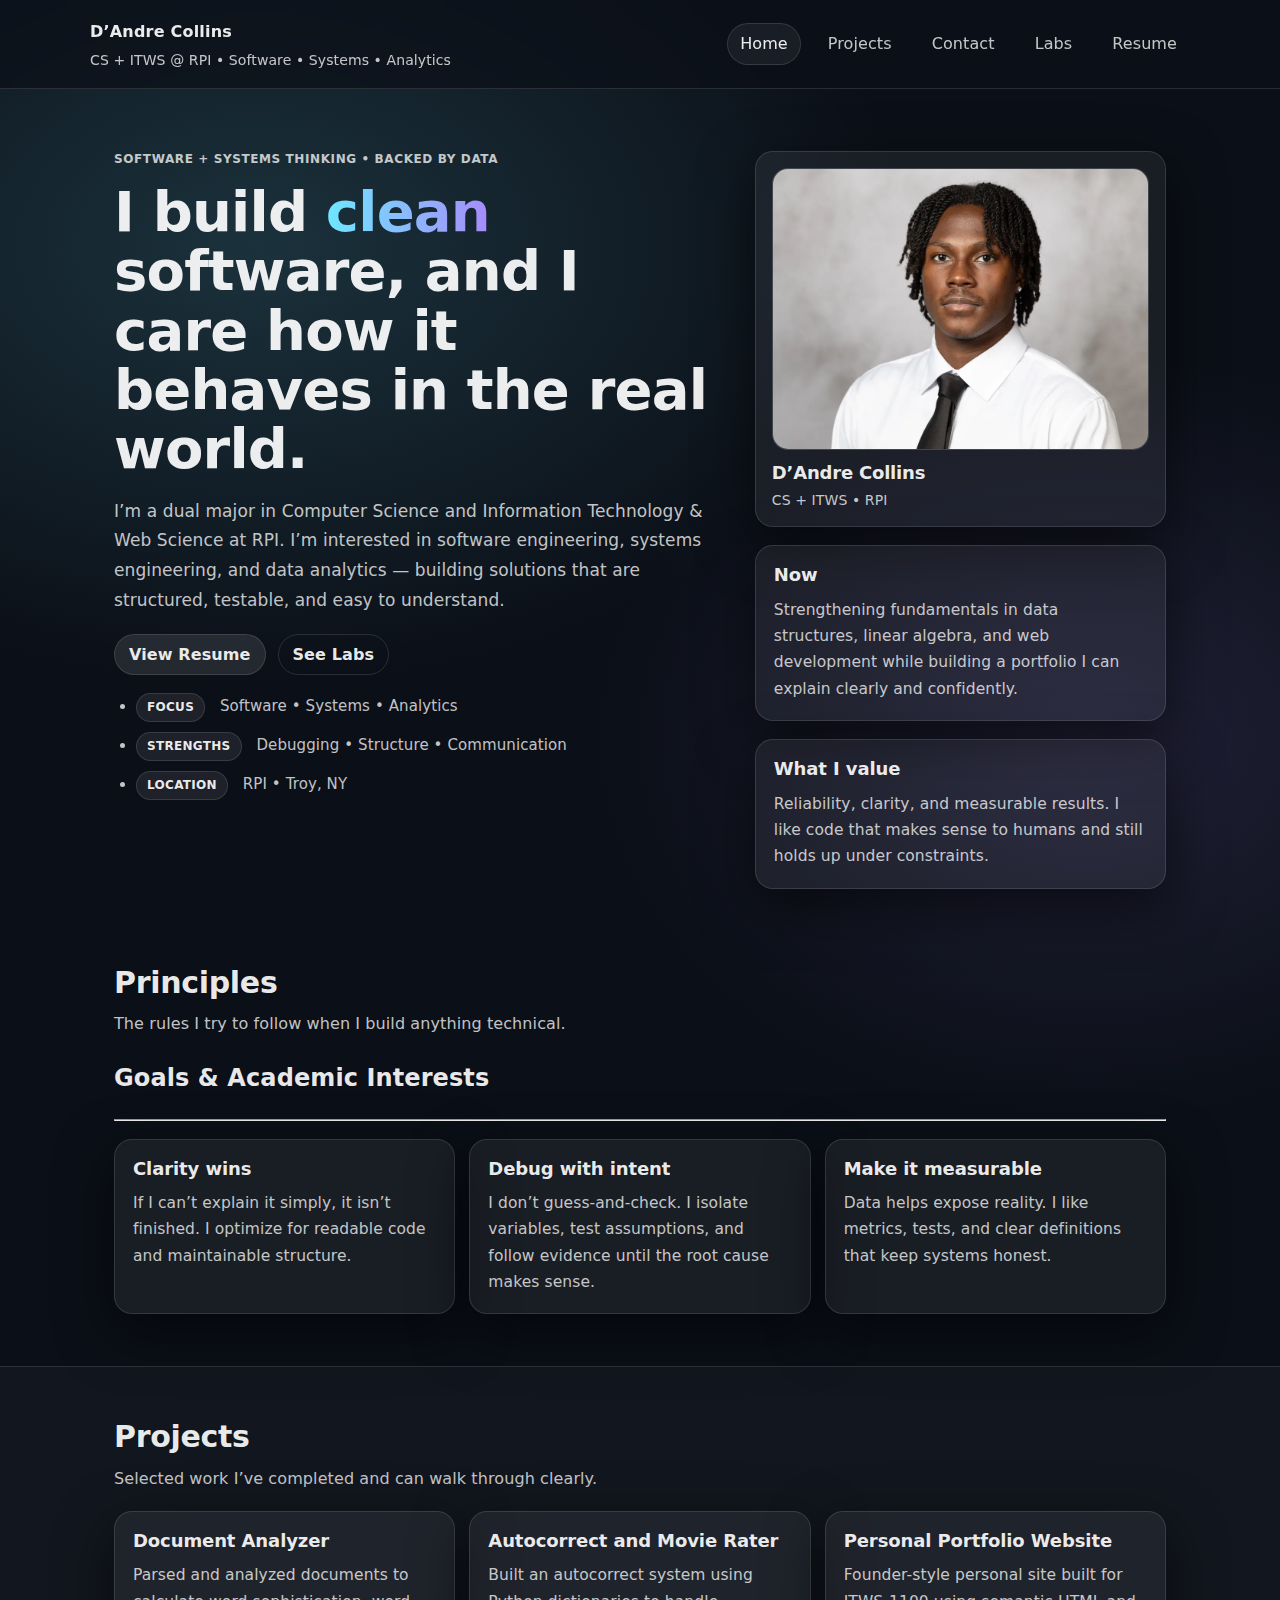
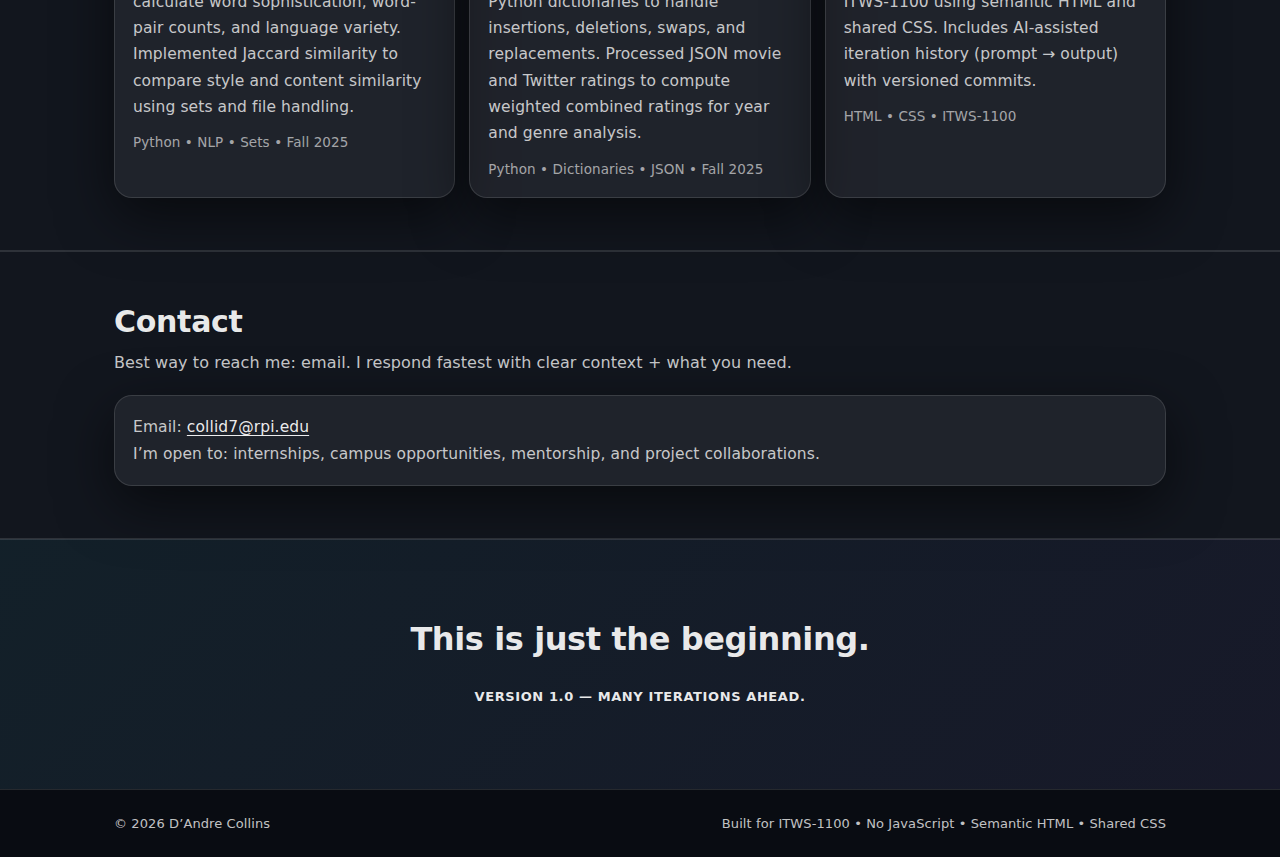
<file: iit/index.html>
<!DOCTYPE html>
<html lang="en">
<head>
  <meta charset="UTF-8">
  <title>D'Andre Collins</title>
  <meta name="viewport" content="width=device-width, initial-scale=1">
  <meta name="description" content="D’Andre Collins — CS + ITWS student at RPI focused on software, systems, and analytics.">
  <link rel="stylesheet" href="assets/css/site.css">
</head>

<body>
  <a class="skip-link" href="#content">Skip to content</a>

  <header class="site-header">
    <div class="container nav">
      <div class="brand">
        <a class="brand-link" href="index.html" aria-label="Go to homepage">
          D’Andre Collins
        </a>
        <p class="brand-sub">CS + ITWS @ RPI • Software • Systems • Analytics</p>
      </div>

      <nav aria-label="Primary">
        <ul class="nav-list">
          <li>
            <a class="nav-link is-active" href="index.html">
              Home
            </a>
          </li>

          <li>
            <a class="nav-link" href="#projects">
              Projects
            </a>
          </li>

          <li>
            <a class="nav-link" href="#contact">
              Contact
            </a>
          </li>

          <li>
            <a class="nav-link"
               href="labs/index.html"
               target="_blank"
               rel="noopener">
              Labs
            </a>
          </li>

          <li>
            <a class="nav-link"
               href="lab02/index.html"
               target="_blank"
               rel="noopener">
              Resume
            </a>
          </li>
        </ul>
      </nav>
    </div>
  </header>

  <main id="content">
    <!-- HERO -->
    <section class="hero">
      <div class="container hero-grid">
        <div class="hero-left">
          <p class="eyebrow">Software + systems thinking • backed by data</p>

          <h1 class="hero-title">
            I build <span class="accent">clean</span> software,
            and I care how it behaves in the real world.
          </h1>

          <p class="hero-lede">
            I’m a dual major in Computer Science and Information Technology & Web Science at RPI.
            I’m interested in software engineering, systems engineering, and data analytics — building
            solutions that are structured, testable, and easy to understand.
          </p>

          <div class="hero-cta">
            <a class="btn"
               href="lab02/index.html"
               target="_blank"
               rel="noopener">
              View Resume
            </a>

            <a class="btn btn-ghost"
               href="labs/index.html"
               target="_blank"
               rel="noopener">
              See Labs
            </a>
          </div>

          <ul class="quick-facts" aria-label="Quick facts">
            <li><span class="pill">Focus</span> Software • Systems • Analytics</li>
            <li><span class="pill">Strengths</span> Debugging • Structure • Communication</li>
            <li><span class="pill">Location</span> RPI • Troy, NY</li>
          </ul>
        </div>

        <div class="hero-right">
          <div class="headshot-card">
            <div class="headshot-frame">
              <!--
                HEADSHOT SETUP (NO JS):
                Put your real headshot here:
                assets/images/headshot.png

                IMPORTANT:
                - The filename MUST match exactly (case sensitive).
              -->
              <picture>
                <source srcset="assets/images/headshot.png">
                <img class="headshot-img"
                     src="assets/images/headshot-placeholder.svg"
                     alt="Headshot of D'Andre Collins">
              </picture>
            </div>

            <div class="headshot-caption">
              <p class="headshot-name">D’Andre Collins</p>
              <p class="headshot-role">CS + ITWS • RPI</p>
            </div>
          </div>

          <div class="card highlight">
            <h2 class="card-title">Now</h2>
            <p class="card-text">
              Strengthening fundamentals in data structures, linear algebra, and web development while
              building a portfolio I can explain clearly and confidently.
            </p>
          </div>

          <div class="card highlight">
            <h2 class="card-title">What I value</h2>
            <p class="card-text">
              Reliability, clarity, and measurable results. I like code that makes sense to humans and still holds up under constraints.
            </p>
          </div>
        </div>
      </div>
    </section>

    <!-- PRINCIPLES (NOT IN NAV) -->
    <section id="principles" class="section">
      <div class="container">
        <header class="section-head">
          <h2 class="section-title">Principles</h2>
          <p class="section-subtitle">
            The rules I try to follow when I build anything technical.
          </p>
        </header>
    <!-- testing azure -->
    <section class="top-space">
      <h2>Goals & Academic Interests</h2>
      <hr> 

        <div class="grid-3">
          <article class="card">
            <h3 class="card-title">Clarity wins</h3>
            <p class="card-text">
              If I can’t explain it simply, it isn’t finished. I optimize for readable code and maintainable structure.
            </p>
          </article>

          <article class="card">
            <h3 class="card-title">Debug with intent</h3>
            <p class="card-text">
              I don’t guess-and-check. I isolate variables, test assumptions, and follow evidence until the root cause makes sense.
            </p>
          </article>

          <article class="card">
            <h3 class="card-title">Make it measurable</h3>
            <p class="card-text">
              Data helps expose reality. I like metrics, tests, and clear definitions that keep systems honest.
            </p>
          </article>
        </div>
      </div>
    </section>

    <!-- PROJECTS -->
    <section id="projects" class="section section-alt">
      <div class="container">
        <header class="section-head">
          <h2 class="section-title">Projects</h2>
          <p class="section-subtitle">
            Selected work I’ve completed and can walk through clearly.
          </p>
        </header>

        <div class="grid-3">
          <article class="card project">
            <h3 class="card-title">Document Analyzer</h3>
            <p class="card-text">
              Parsed and analyzed documents to calculate word sophistication, word-pair counts, and language variety.
              Implemented Jaccard similarity to compare style and content similarity using sets and file handling.
            </p>
            <p class="meta">Python • NLP • Sets • Fall 2025</p>
          </article>

          <article class="card project">
            <h3 class="card-title">Autocorrect and Movie Rater</h3>
            <p class="card-text">
              Built an autocorrect system using Python dictionaries to handle insertions, deletions, swaps, and replacements.
              Processed JSON movie and Twitter ratings to compute weighted combined ratings for year and genre analysis.
            </p>
            <p class="meta">Python • Dictionaries • JSON • Fall 2025</p>
          </article>

          <article class="card project">
            <h3 class="card-title">Personal Portfolio Website</h3>
            <p class="card-text">
              Founder-style personal site built for ITWS-1100 using semantic HTML and shared CSS.
              Includes AI-assisted iteration history (prompt → output) with versioned commits.
            </p>
            <p class="meta">HTML • CSS • ITWS-1100</p>
          </article>
        </div>
      </div>
    </section>

    <!-- CONTACT -->
    <section id="contact" class="section section-alt">
      <div class="container">
        <header class="section-head">
          <h2 class="section-title">Contact</h2>
          <p class="section-subtitle">
            Best way to reach me: email. I respond fastest with clear context + what you need.
          </p>
        </header>

        <div class="card">
          <p class="card-text">
            Email:
            <a href="mailto:collid7@rpi.edu">collid7@rpi.edu</a>
          </p>

          <p class="card-text">
            I’m open to: internships, campus opportunities, mentorship, and project collaborations.
          </p>
        </div>
      </div>
    </section>

    <!-- FUTURE / COMING SOON (SHORT VERSION) -->
    <section class="future-section">
      <div class="container future-inner">
        <h2 class="future-title">This is just the beginning.</h2>
        <p class="future-highlight">Version 1.0 — many iterations ahead.</p>
      </div>
    </section>

  </main>

  <footer class="site-footer">
    <div class="container footer-grid">
      <p class="footer-text">&copy; 2026 D’Andre Collins</p>
      <p class="footer-text">
        Built for ITWS-1100 • No JavaScript • Semantic HTML • Shared CSS
      </p>
    </div>
  </footer>
</body>
</html>
</file>
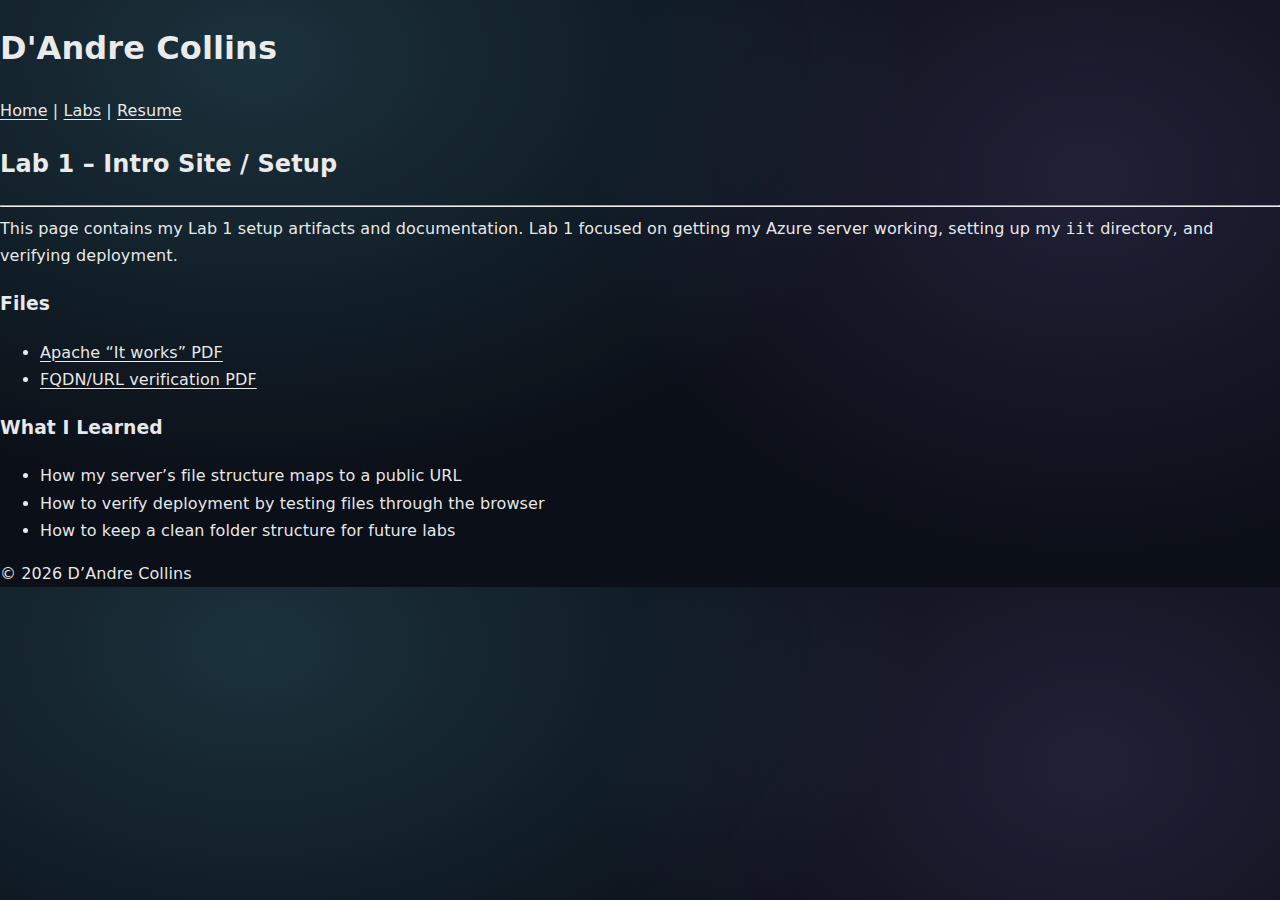
<file: iit/lab01/index.html>
<!DOCTYPE html>
<html lang="en">
<head>
  <meta charset="UTF-8">
  <title>D'Andre Collins – Lab 1</title>
  <meta name="viewport" content="width=device-width, initial-scale=1">
  <link rel="stylesheet" href="../assets/css/site.css">
</head>

<body>
  <header class="header">
    <h1>D'Andre Collins</h1>
    <p>
      <a href="../index.html">Home</a> |
      <a href="../labs/index.html">Labs</a> |
      <a href="../lab02/index.html">Resume</a>
    </p>
  </header>

  <main>
    <section>
      <h2>Lab 1 – Intro Site / Setup</h2>
      <hr>

      <p class="subtext">
        This page contains my Lab 1 setup artifacts and documentation. Lab 1 focused on getting my
        Azure server working, setting up my <code>iit</code> directory, and verifying deployment.
      </p>

      <h3 class="top-space">Files</h3>
      <ul>
        <li><a href="Apache2 Ubuntu Default Page_ It works.pdf">Apache “It works” PDF</a></li>
        <li><a href="collid7rpi_eastus_cloudapp_azure_com.pdf">FQDN/URL verification PDF</a></li>
      </ul>

      <h3 class="top-space">What I Learned</h3>
      <ul>
        <li>How my server’s file structure maps to a public URL</li>
        <li>How to verify deployment by testing files through the browser</li>
        <li>How to keep a clean folder structure for future labs</li>
      </ul>
    </section>
  </main>

  <footer class="footer">
    <p>&copy; 2026 D’Andre Collins</p>
  </footer>
</body>
</html>
</file>
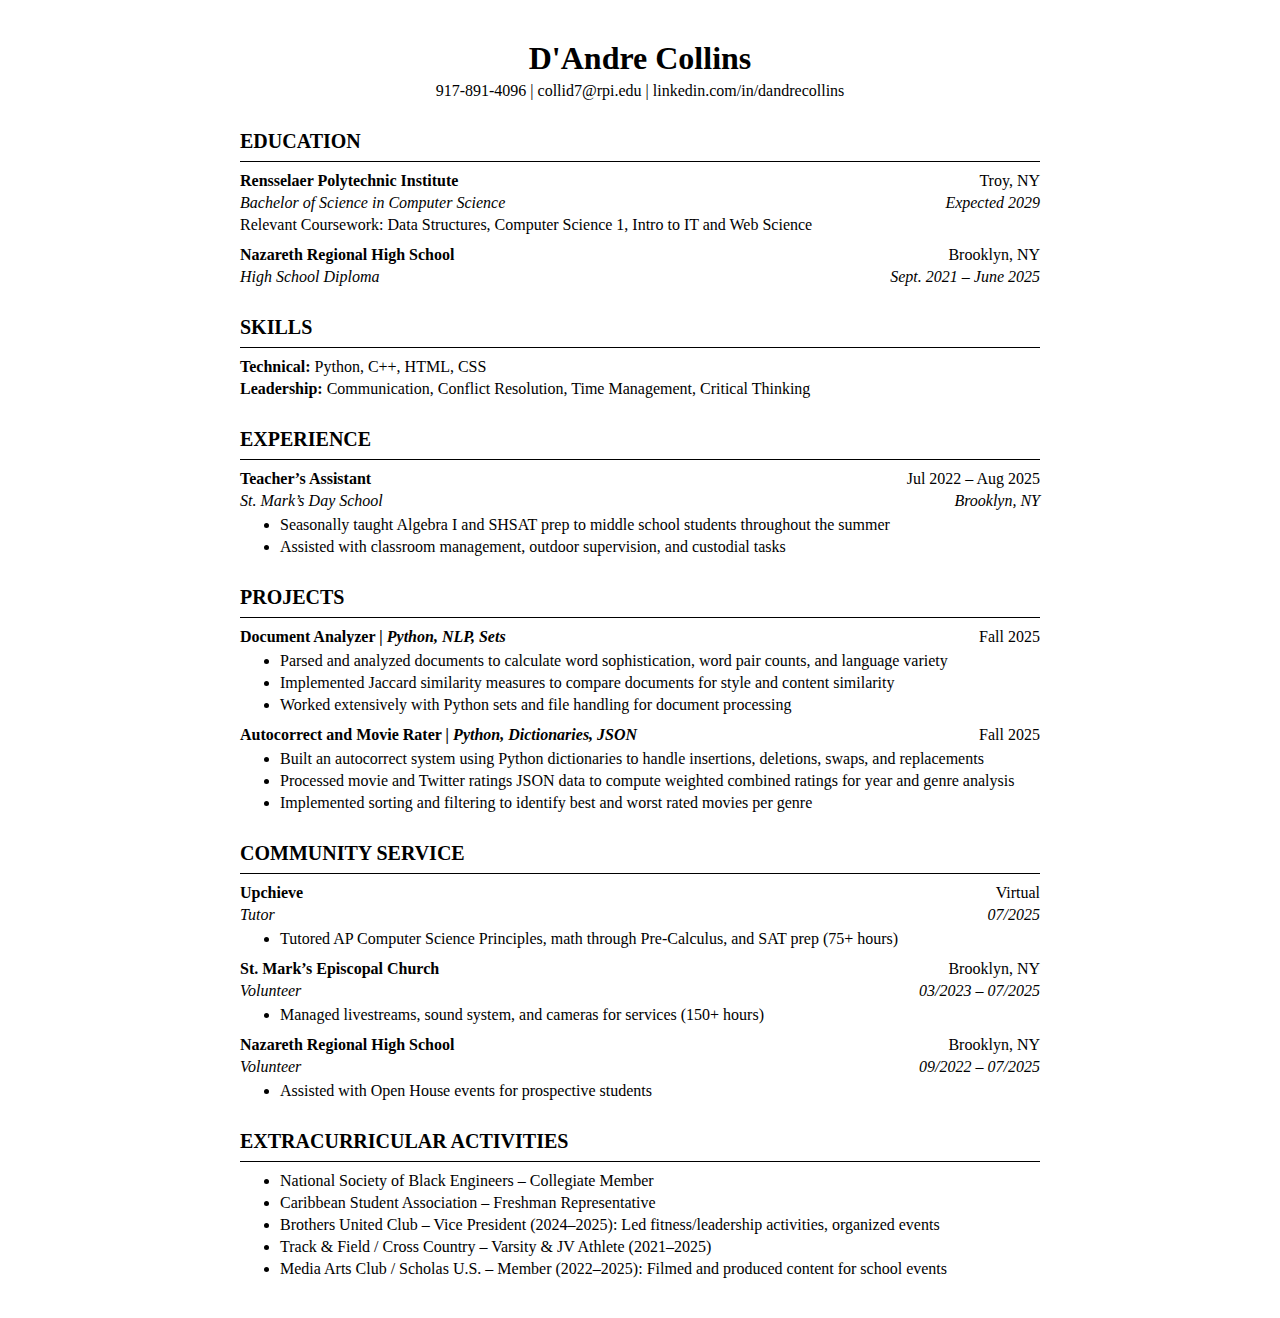
<file: iit/lab02/index.html>
<!DOCTYPE html> <!-- NO TABLES -->
<html lang="en">
  <head>
    <meta charset="UTF-8">
    <title>D'Andre Collins – Resume</title>
    <link rel="stylesheet" href="resume.css">
  </head>

  <body>

    <header class="header">
      <h1>D'Andre Collins</h1>
      <p>
        917-891-4096 |
        <a href="mailto:collid7@rpi.edu">collid7@rpi.edu</a> |
        <a href="https://www.linkedin.com/in/dandrecollins" target="_blank">
          linkedin.com/in/dandrecollins
        </a>
      </p>
    </header>

    <section>
      <h2>EDUCATION</h2>
      <hr>

      <p class="row">
        <span class="left strong">Rensselaer Polytechnic Institute</span>
        <span class="right">Troy, NY</span>
      </p>

      <p class="row">
        <span class="left italic">Bachelor of Science in Computer Science</span>
        <span class="right italic">Expected 2029</span>
      </p>

      <p class="subtext">
        Relevant Coursework: Data Structures, Computer Science 1, Intro to IT and Web Science
      </p>

      <p class="row top-space">
        <span class="left strong">Nazareth Regional High School</span>
        <span class="right">Brooklyn, NY</span>
      </p>

      <p class="row">
        <span class="left italic">High School Diploma</span>
        <span class="right italic">Sept. 2021 – June 2025</span>
      </p>
    </section>

    <section>
      <h2>SKILLS</h2>
      <hr>

      <p><strong>Technical:</strong> Python, C++, HTML, CSS</p>
      <p><strong>Leadership:</strong> Communication, Conflict Resolution, Time Management, Critical Thinking</p>
    </section>

    <section>
      <h2>EXPERIENCE</h2>
      <hr>

      <p class="row">
        <span class="left strong">Teacher’s Assistant</span>
        <span class="right">Jul 2022 – Aug 2025</span>
      </p>

      <p class="row">
        <span class="left italic">St. Mark’s Day School</span>
        <span class="right italic">Brooklyn, NY</span>
      </p>

      <ul>
        <li>Seasonally taught Algebra I and SHSAT prep to middle school students throughout the summer</li>
        <li>Assisted with classroom management, outdoor supervision, and custodial tasks</li>
      </ul>
    </section>

    <section>
      <h2>PROJECTS</h2>
      <hr>

      <p class="row">
        <span class="left strong">Document Analyzer <span class="italic">| Python, NLP, Sets</span></span>
        <span class="right">Fall 2025</span>
      </p>

      <ul>
        <li>Parsed and analyzed documents to calculate word sophistication, word pair counts, and language variety</li>
        <li>Implemented Jaccard similarity measures to compare documents for style and content similarity</li>
        <li>Worked extensively with Python sets and file handling for document processing</li>
      </ul>

      <p class="row top-space">
        <span class="left strong">Autocorrect and Movie Rater <span class="italic">| Python, Dictionaries, JSON</span></span>
        <span class="right">Fall 2025</span>
      </p>

      <ul>
        <li>Built an autocorrect system using Python dictionaries to handle insertions, deletions, swaps, and replacements</li>
        <li>Processed movie and Twitter ratings JSON data to compute weighted combined ratings for year and genre analysis</li>
        <li>Implemented sorting and filtering to identify best and worst rated movies per genre</li>
      </ul>
    </section>

    <section>
      <h2>COMMUNITY SERVICE</h2>
      <hr>

      <p class="row">
        <span class="left strong">Upchieve</span>
        <span class="right">Virtual</span>
      </p>

      <p class="row">
        <span class="left italic">Tutor</span>
        <span class="right italic">07/2025</span>
      </p>

      <ul>
        <li>Tutored AP Computer Science Principles, math through Pre-Calculus, and SAT prep (75+ hours)</li>
      </ul>

      <p class="row top-space">
        <span class="left strong">St. Mark’s Episcopal Church</span>
        <span class="right">Brooklyn, NY</span>
      </p>

      <p class="row">
        <span class="left italic">Volunteer</span>
        <span class="right italic">03/2023 – 07/2025</span>
      </p>

      <ul>
        <li>Managed livestreams, sound system, and cameras for services (150+ hours)</li>
      </ul>

      <p class="row top-space">
        <span class="left strong">Nazareth Regional High School</span>
        <span class="right">Brooklyn, NY</span>
      </p>

      <p class="row">
        <span class="left italic">Volunteer</span>
        <span class="right italic">09/2022 – 07/2025</span>
      </p>

      <ul>
        <li>Assisted with Open House events for prospective students</li>
      </ul>
    </section>

    <section>
      <h2>EXTRACURRICULAR ACTIVITIES</h2>
      <hr>

      <ul>
        <li>National Society of Black Engineers – Collegiate Member</li>
        <li>Caribbean Student Association – Freshman Representative</li>
        <li>Brothers United Club – Vice President (2024–2025): Led fitness/leadership activities, organized events</li>
        <li>Track & Field / Cross Country – Varsity & JV Athlete (2021–2025)</li>
        <li>Media Arts Club / Scholas U.S. – Member (2022–2025): Filmed and produced content for school events</li>
      </ul>
    </section>

  </body>
</html>
</file>
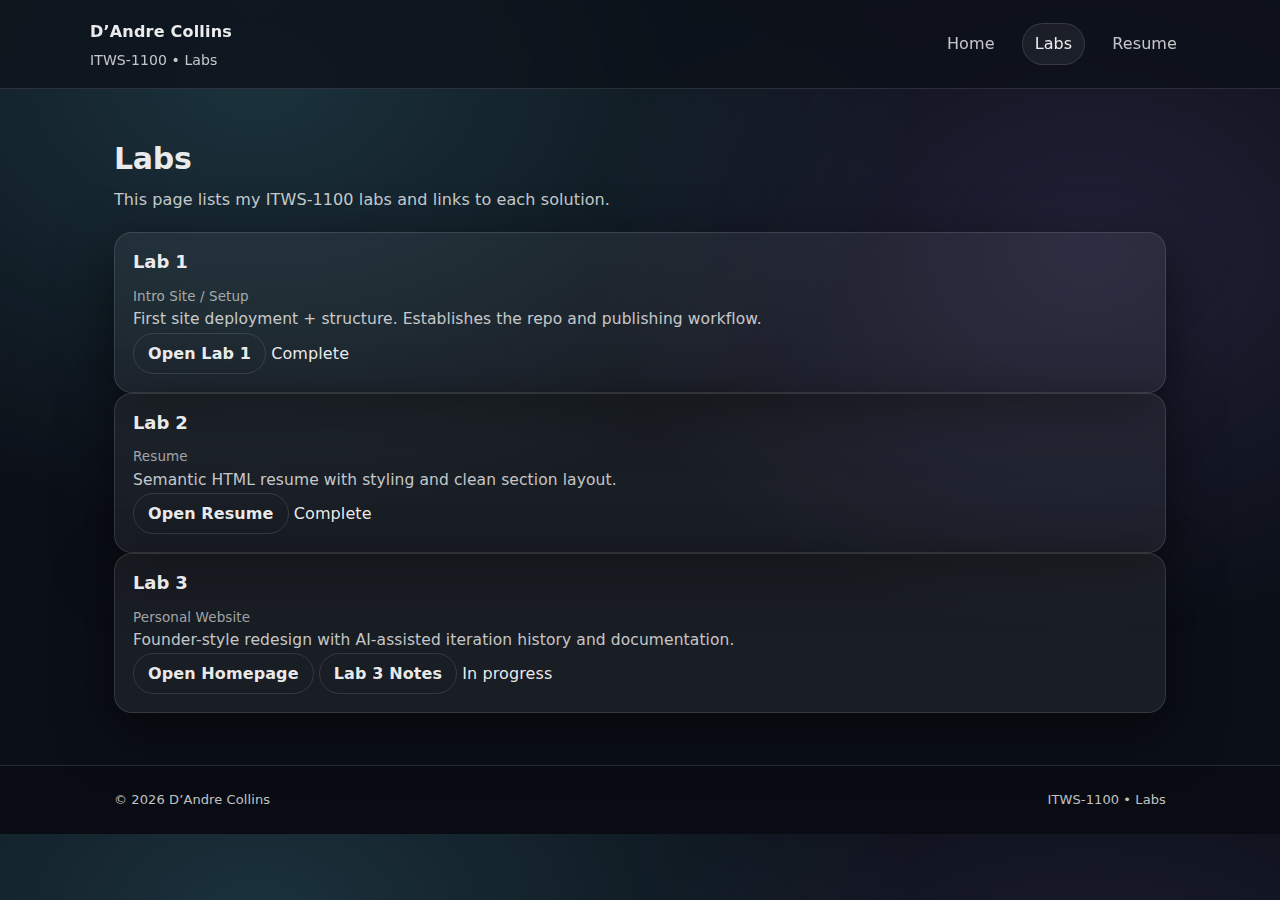
<file: iit/labs/index.html>
<!DOCTYPE html>
<html lang="en">
<head>
  <meta charset="UTF-8">
  <title>D'Andre Collins – Labs</title>
  <meta name="viewport" content="width=device-width, initial-scale=1">
  <meta name="description" content="ITWS-1100 labs by D’Andre Collins.">
  <link rel="stylesheet" href="../assets/css/site.css">
</head>

<body>
  <a class="skip-link" href="#content">Skip to content</a>

  <header class="site-header">
    <div class="container nav">
      <div class="brand">
        <a class="brand-link" href="../index.html" aria-label="Go to homepage">
          D’Andre Collins
        </a>
        <p class="brand-sub">ITWS-1100 • Labs</p>
      </div>

      <nav aria-label="Primary">
        <ul class="nav-list">
          <li><a class="nav-link" href="../index.html">Home</a></li>
          <li><a class="nav-link is-active" href="index.html">Labs</a></li>
          <li><a class="nav-link" href="../lab02/index.html">Resume</a></li>
        </ul>
      </nav>
    </div>
  </header>

  <main id="content" class="section">
    <div class="container">
      <header class="section-head">
        <h1 class="section-title">Labs</h1>
        <p class="section-subtitle">
          This page lists my ITWS-1100 labs and links to each solution.
        </p>
      </header>

      <div class="grid-2">
        <article class="card lab">
          <div class="lab-top">
            <h2 class="card-title">Lab 1</h2>
            <p class="meta">Intro Site / Setup</p>
          </div>
          <p class="card-text">
            First site deployment + structure. Establishes the repo and publishing workflow.
          </p>
          <div class="lab-actions">
            <a class="btn btn-ghost" href="../lab01/index.html">Open Lab 1</a>
            <span class="status status-done">Complete</span>
          </div>
        </article>

        <article class="card lab">
          <div class="lab-top">
            <h2 class="card-title">Lab 2</h2>
            <p class="meta">Resume</p>
          </div>
          <p class="card-text">
            Semantic HTML resume with styling and clean section layout.
          </p>
          <div class="lab-actions">
            <a class="btn btn-ghost" href="../lab02/index.html">Open Resume</a>
            <span class="status status-done">Complete</span>
          </div>
        </article>

        <article class="card lab">
          <div class="lab-top">
            <h2 class="card-title">Lab 3</h2>
            <p class="meta">Personal Website</p>
          </div>
          <p class="card-text">
            Founder-style redesign with AI-assisted iteration history and documentation.
          </p>
          <div class="lab-actions">
            <a class="btn btn-ghost" href="../index.html">Open Homepage</a>
            <a class="btn btn-ghost" href="../lab03/README.md">Lab 3 Notes</a>
            <span class="status status-progress">In progress</span>
          </div>
        </article>
      </div>
    </div>
  </main>

  <footer class="site-footer">
    <div class="container footer-grid">
      <p class="footer-text">&copy; 2026 D’Andre Collins</p>
      <p class="footer-text">ITWS-1100 • Labs</p>
    </div>
  </footer>
</body>
</html>
</file>
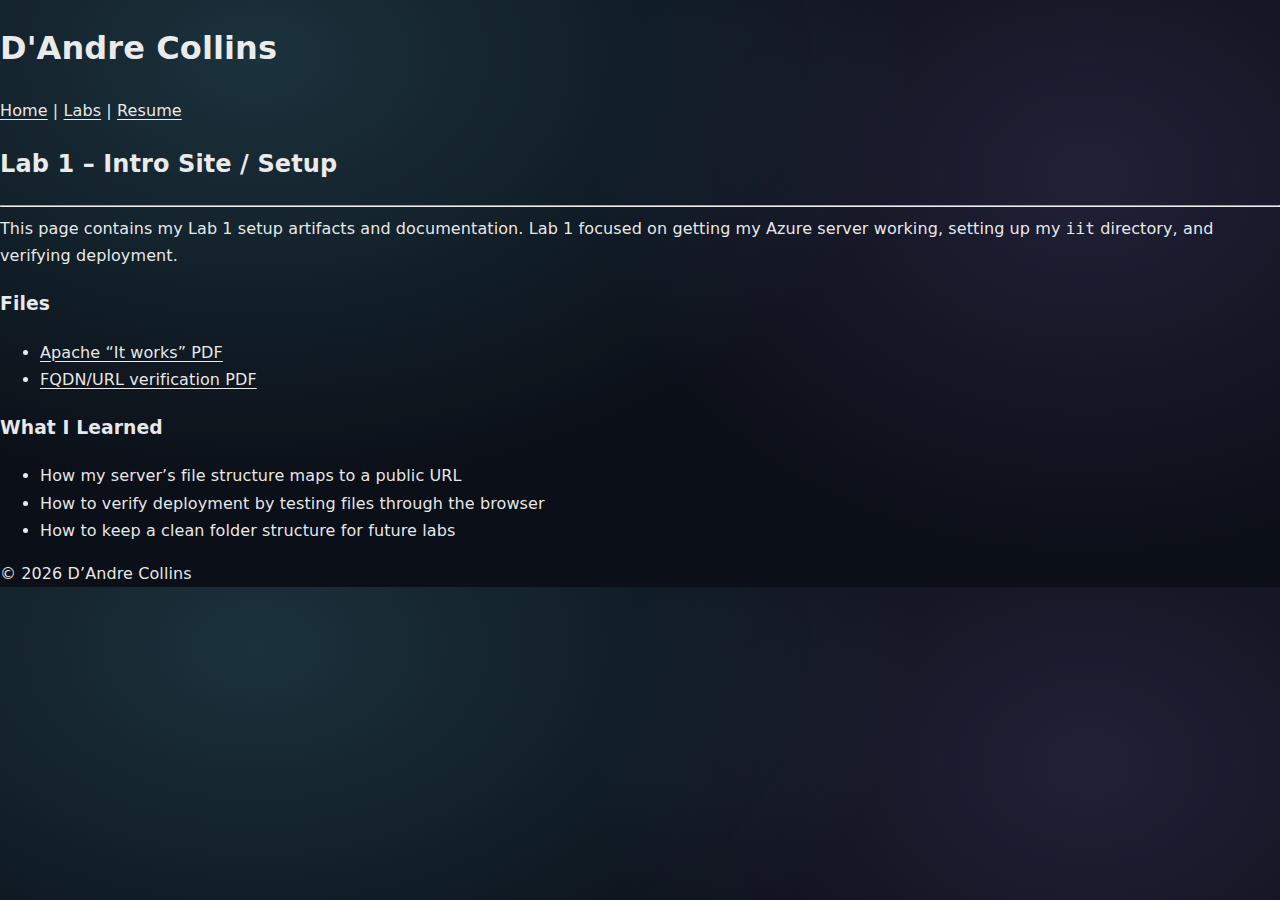
<file: iit/labs/lab01/index.html>
<!DOCTYPE html>
<html lang="en">
<head>
  <meta charset="UTF-8">
  <title>D'Andre Collins – Lab 1</title>
  <meta name="viewport" content="width=device-width, initial-scale=1">
  <link rel="stylesheet" href="../../css/style.css">
</head>

<body>
  <header class="header">
    <h1>D'Andre Collins</h1>
    <p>
      <a href="../../index.html">Home</a> |
      <a href="../index.html">Labs</a> |
      <a href="../lab02/index.html">Resume</a>
    </p>
  </header>

  <main>
    <section>
      <h2>Lab 1 – Intro Site / Setup</h2>
      <hr>

      <p class="subtext">
        This page contains my Lab 1 setup artifacts and documentation. Lab 1 focused on getting my
        Azure server working, setting up my <code>iit</code> directory, and verifying deployment.
      </p>

      <h3 class="top-space">Files</h3>
      <ul>
        <li><a href="Apache2 Ubuntu Default Page_ It works.pdf">Apache “It works” PDF</a></li>
        <li><a href="collid7rpi_eastus_cloudapp_azure_com.pdf">FQDN/URL verification PDF</a></li>
      </ul>

      <h3 class="top-space">What I Learned</h3>
      <ul>
        <li>How my server’s file structure maps to a public URL</li>
        <li>How to verify deployment by testing files through the browser</li>
        <li>How to keep a clean folder structure for future labs</li>
      </ul>
    </section>
  </main>

  <footer class="footer">
    <p>&copy; 2026 D’Andre Collins</p>
  </footer>
</body>
</html>
</file>
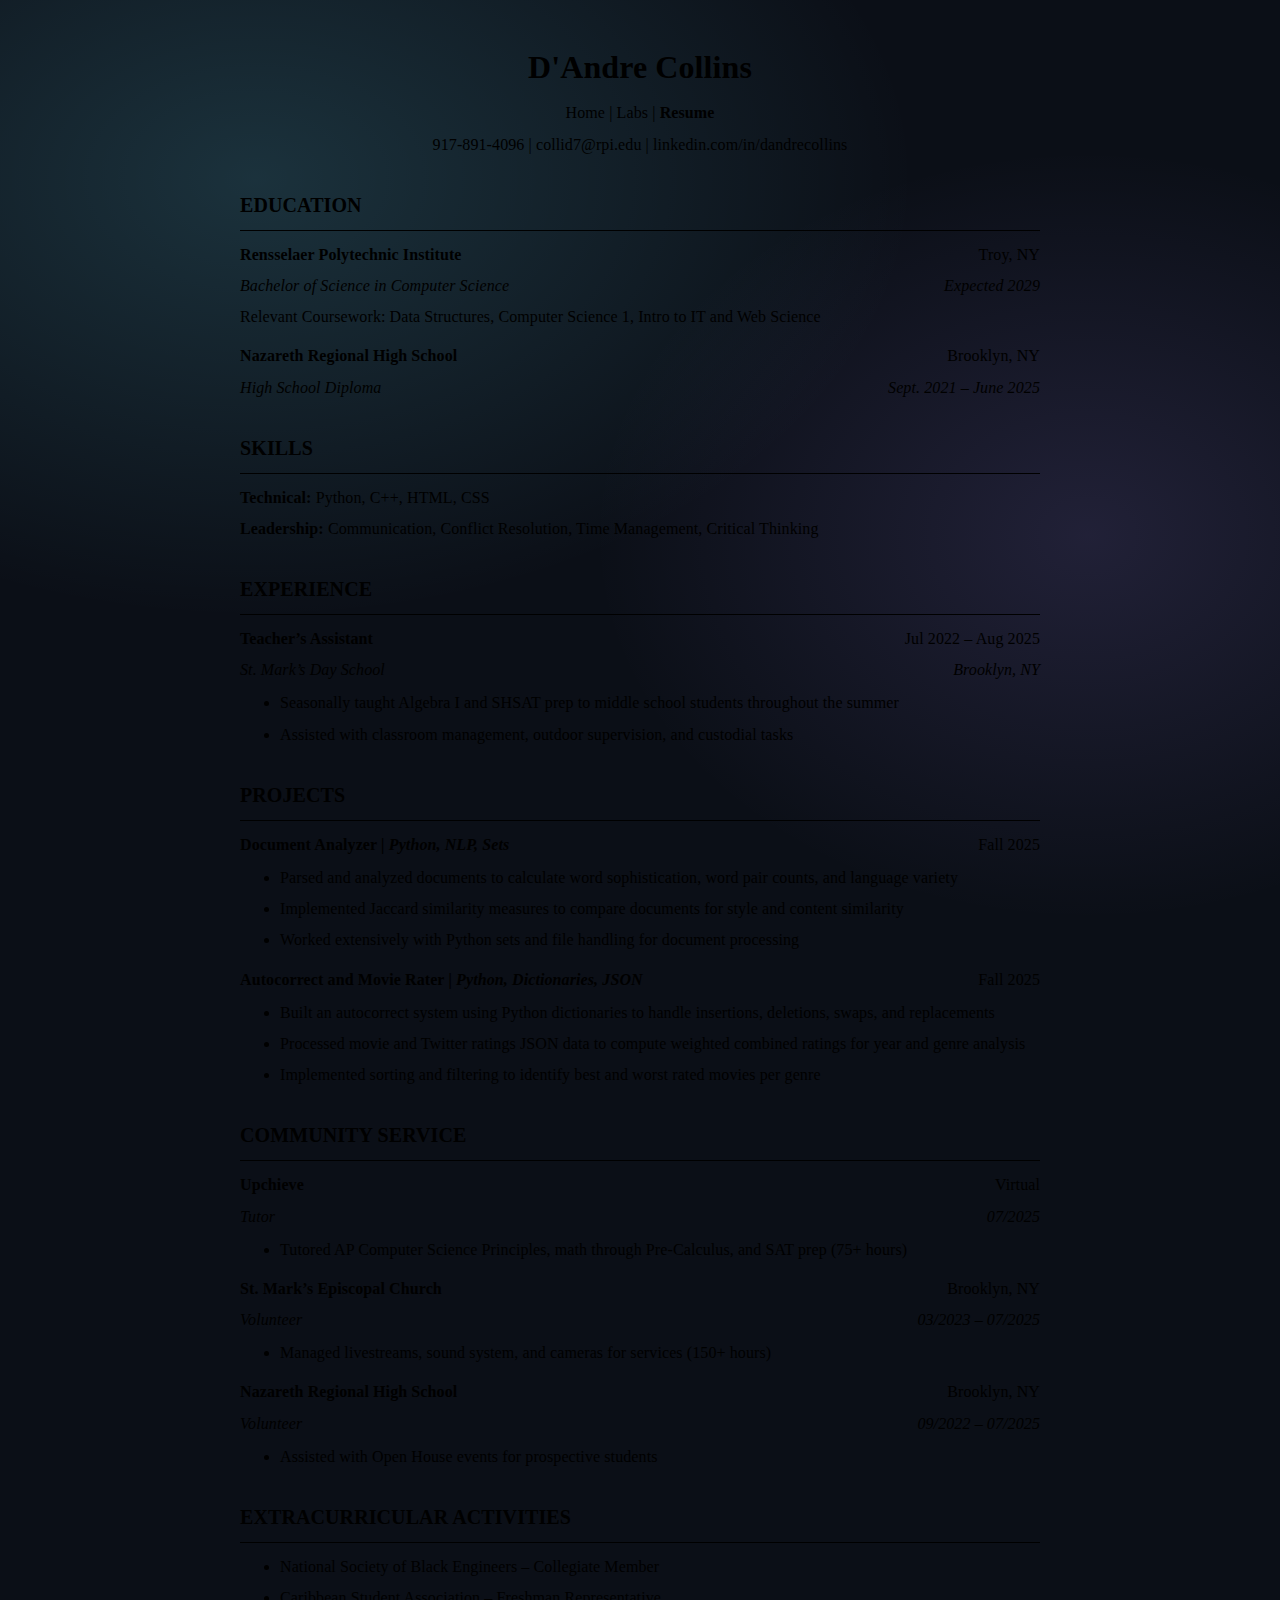
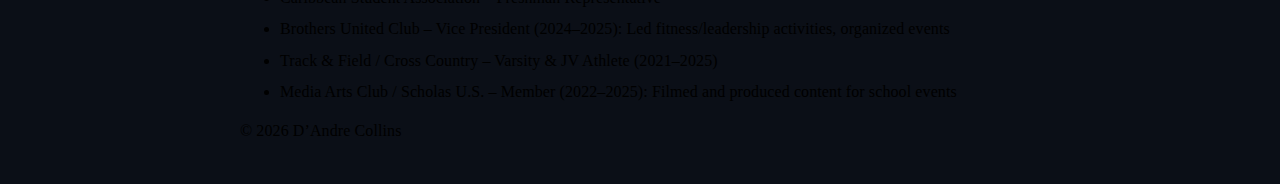
<file: iit/labs/lab02/index.html>
<!DOCTYPE html> <!-- NO TABLES -->
<html lang="en">
  <head>
    <meta charset="UTF-8">
    <title>D'Andre Collins – Resume</title>
    <meta name="viewport" content="width=device-width, initial-scale=1">
    <link rel="stylesheet" href="../../css/style.css">
    <link rel="stylesheet" href="resume.css">
  </head>

  <body>
    <header class="header">
      <h1>D'Andre Collins</h1>
      <p>
        <a href="../../index.html">Home</a> |
        <a href="../index.html">Labs</a> |
        <strong>Resume</strong>
      </p>
      <p>
        917-891-4096 |
        <a href="mailto:collid7@rpi.edu">collid7@rpi.edu</a> |
        <a href="https://www.linkedin.com/in/dandrecollins" target="_blank" rel="noopener">
          linkedin.com/in/dandrecollins
        </a>
      </p>
    </header>

    <section>
      <h2>EDUCATION</h2>
      <hr>

      <p class="row">
        <span class="left strong">Rensselaer Polytechnic Institute</span>
        <span class="right">Troy, NY</span>
      </p>

      <p class="row">
        <span class="left italic">Bachelor of Science in Computer Science</span>
        <span class="right italic">Expected 2029</span>
      </p>

      <p class="subtext">
        Relevant Coursework: Data Structures, Computer Science 1, Intro to IT and Web Science
      </p>

      <p class="row top-space">
        <span class="left strong">Nazareth Regional High School</span>
        <span class="right">Brooklyn, NY</span>
      </p>

      <p class="row">
        <span class="left italic">High School Diploma</span>
        <span class="right italic">Sept. 2021 – June 2025</span>
      </p>
    </section>

    <section>
      <h2>SKILLS</h2>
      <hr>

      <p><strong>Technical:</strong> Python, C++, HTML, CSS</p>
      <p><strong>Leadership:</strong> Communication, Conflict Resolution, Time Management, Critical Thinking</p>
    </section>

    <section>
      <h2>EXPERIENCE</h2>
      <hr>

      <p class="row">
        <span class="left strong">Teacher’s Assistant</span>
        <span class="right">Jul 2022 – Aug 2025</span>
      </p>

      <p class="row">
        <span class="left italic">St. Mark’s Day School</span>
        <span class="right italic">Brooklyn, NY</span>
      </p>

      <ul>
        <li>Seasonally taught Algebra I and SHSAT prep to middle school students throughout the summer</li>
        <li>Assisted with classroom management, outdoor supervision, and custodial tasks</li>
      </ul>
    </section>

    <section>
      <h2>PROJECTS</h2>
      <hr>

      <p class="row">
        <span class="left strong">Document Analyzer <span class="italic">| Python, NLP, Sets</span></span>
        <span class="right">Fall 2025</span>
      </p>

      <ul>
        <li>Parsed and analyzed documents to calculate word sophistication, word pair counts, and language variety</li>
        <li>Implemented Jaccard similarity measures to compare documents for style and content similarity</li>
        <li>Worked extensively with Python sets and file handling for document processing</li>
      </ul>

      <p class="row top-space">
        <span class="left strong">Autocorrect and Movie Rater <span class="italic">| Python, Dictionaries, JSON</span></span>
        <span class="right">Fall 2025</span>
      </p>

      <ul>
        <li>Built an autocorrect system using Python dictionaries to handle insertions, deletions, swaps, and replacements</li>
        <li>Processed movie and Twitter ratings JSON data to compute weighted combined ratings for year and genre analysis</li>
        <li>Implemented sorting and filtering to identify best and worst rated movies per genre</li>
      </ul>
    </section>

    <section>
      <h2>COMMUNITY SERVICE</h2>
      <hr>

      <p class="row">
        <span class="left strong">Upchieve</span>
        <span class="right">Virtual</span>
      </p>

      <p class="row">
        <span class="left italic">Tutor</span>
        <span class="right italic">07/2025</span>
      </p>

      <ul>
        <li>Tutored AP Computer Science Principles, math through Pre-Calculus, and SAT prep (75+ hours)</li>
      </ul>

      <p class="row top-space">
        <span class="left strong">St. Mark’s Episcopal Church</span>
        <span class="right">Brooklyn, NY</span>
      </p>

      <p class="row">
        <span class="left italic">Volunteer</span>
        <span class="right italic">03/2023 – 07/2025</span>
      </p>

      <ul>
        <li>Managed livestreams, sound system, and cameras for services (150+ hours)</li>
      </ul>

      <p class="row top-space">
        <span class="left strong">Nazareth Regional High School</span>
        <span class="right">Brooklyn, NY</span>
      </p>

      <p class="row">
        <span class="left italic">Volunteer</span>
        <span class="right italic">09/2022 – 07/2025</span>
      </p>

      <ul>
        <li>Assisted with Open House events for prospective students</li>
      </ul>
    </section>

    <section>
      <h2>EXTRACURRICULAR ACTIVITIES</h2>
      <hr>

      <ul>
        <li>National Society of Black Engineers – Collegiate Member</li>
        <li>Caribbean Student Association – Freshman Representative</li>
        <li>Brothers United Club – Vice President (2024–2025): Led fitness/leadership activities, organized events</li>
        <li>Track & Field / Cross Country – Varsity & JV Athlete (2021–2025)</li>
        <li>Media Arts Club / Scholas U.S. – Member (2022–2025): Filmed and produced content for school events</li>
      </ul>
    </section>

    <footer class="footer">
      <p>&copy; 2026 D’Andre Collins</p>
    </footer>
  </body>
</html>
</file>
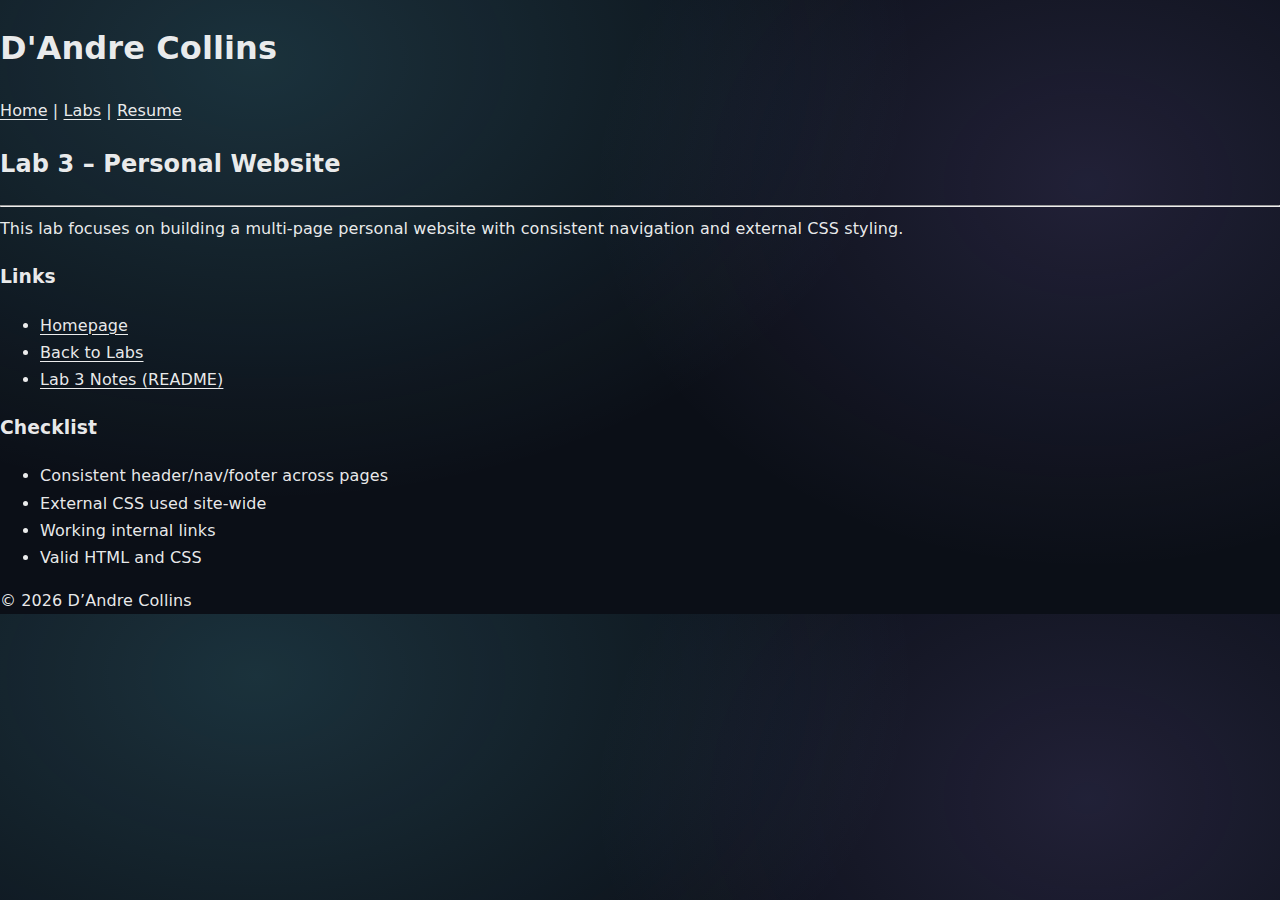
<file: iit/labs/lab03/index.html>
<!DOCTYPE html>
<html lang="en">
<head>
  <meta charset="UTF-8">
  <title>D'Andre Collins – Lab 3</title>
  <meta name="viewport" content="width=device-width, initial-scale=1">
  <link rel="stylesheet" href="../../css/style.css">
</head>

<body>
  <header class="header">
    <h1>D'Andre Collins</h1>
    <p>
      <a href="../../index.html">Home</a> |
      <a href="../index.html">Labs</a> |
      <a href="../lab02/index.html">Resume</a>
    </p>
  </header>

  <main>
    <section>
      <h2>Lab 3 – Personal Website</h2>
      <hr>

      <p class="subtext">
        This lab focuses on building a multi-page personal website with consistent navigation
        and external CSS styling.
      </p>

      <h3 class="top-space">Links</h3>
      <ul>
        <li><a href="../../index.html">Homepage</a></li>
        <li><a href="../index.html">Back to Labs</a></li>
        <li><a href="README.md">Lab 3 Notes (README)</a></li>
      </ul>

      <h3 class="top-space">Checklist</h3>
      <ul>
        <li>Consistent header/nav/footer across pages</li>
        <li>External CSS used site-wide</li>
        <li>Working internal links</li>
        <li>Valid HTML and CSS</li>
      </ul>
    </section>
  </main>

  <footer class="footer">
    <p>&copy; 2026 D’Andre Collins</p>
  </footer>
</body>
</html>
</file>
<file: iit/assets/css/site.css>
/* ========================= 
   Base + Theme
   ========================= */

:root {
  --bg: #0b0f17;
  --bg-alt: #0f1624;

  --card: rgba(255, 255, 255, 0.06);
  --border: rgba(255, 255, 255, 0.12);

  --text: rgba(255, 255, 255, 0.92);
  --muted: rgba(255, 255, 255, 0.76);
  --faint: rgba(255, 255, 255, 0.60);

  --accent: #6ee7ff;
  --accent-2: #a78bfa;

  --shadow: 0 18px 55px rgba(0, 0, 0, 0.55);

  --radius: 18px;
  --radius-sm: 12px;

  --max: 1100px;
  --pad: 24px;

  --header-offset: 120px;

  --reading-width: 72ch;

  --focus-ring: 3px;
  --focus-offset: 3px;
  --focus-glow: rgba(110, 231, 255, 0.28);
  --focus-glow-2: rgba(167, 139, 250, 0.22);
}

* {
  box-sizing: border-box;
}

/* =========================
   Reduced Motion (Accessibility)
   ========================= */

@media (prefers-reduced-motion: reduce) {
  html {
    scroll-behavior: auto;
  }

  * {
    animation-duration: 0.01ms;
    animation-iteration-count: 1;
    transition-duration: 0.01ms;
  }
}

/* =========================
   Anchor Scrolling Improvements
   ========================= */

html {
  scroll-behavior: smooth;
  scroll-padding-top: var(--header-offset);
}

section {
  scroll-margin-top: var(--header-offset);
}

/* =========================
   Page Base + Readability
   ========================= */

body {
  margin: 0;
  font-family: system-ui, -apple-system, Segoe UI, Roboto, Arial, sans-serif;
  background: radial-gradient(1200px 800px at 20% 10%, rgba(110, 231, 255, 0.16), transparent 55%),
              radial-gradient(900px 700px at 85% 30%, rgba(167, 139, 250, 0.14), transparent 55%),
              var(--bg);
  color: var(--text);

  font-size: 16px;
  line-height: 1.7;
  letter-spacing: 0.1px;

  text-rendering: optimizeLegibility;
  -webkit-font-smoothing: antialiased;
}

img {
  max-width: 100%;
  height: auto;
}

p {
  margin-top: 0;
  margin-bottom: 0;
}

.container {
  max-width: var(--max);
  margin: 0 auto;
  padding: 0 var(--pad);
}

/* =========================
   Skip Link (Keyboard)
   ========================= */

.skip-link {
  position: absolute;
  left: -9999px;
  top: auto;
  width: 1px;
  height: 1px;
  overflow: hidden;
}

.skip-link:focus-visible {
  position: static;
  width: auto;
  height: auto;
  padding: 12px 16px;
  display: inline-block;
  background: var(--bg-alt);
  border: 1px solid var(--border);
  border-radius: var(--radius-sm);
  outline: none;
  box-shadow: 0 0 0 var(--focus-ring) var(--focus-glow);
  text-decoration: none;
}

/* =========================
   Global Focus Styles (Accessibility)
   ========================= */

a,
button {
  border-radius: 10px;
}

a:focus {
  outline: none;
}

button:focus {
  outline: none;
}

a:focus-visible,
button:focus-visible,
.nav-link:focus-visible,
.btn:focus-visible {
  outline: var(--focus-ring) solid transparent;
  box-shadow:
    0 0 0 var(--focus-ring) var(--focus-glow),
    0 0 0 calc(var(--focus-ring) + 2px) var(--focus-glow-2);
}

a:focus-visible {
  text-decoration: none;
}

a:focus-visible,
.nav-link:focus-visible,
.btn:focus-visible {
  outline-offset: var(--focus-offset);
}

/* =========================
   Links
   ========================= */

a {
  color: var(--text);
  text-decoration: underline;
  text-decoration-thickness: 1px;
  text-underline-offset: 3px;
  transition-property: text-decoration-thickness, color;
  transition-duration: 180ms;
  transition-timing-function: ease;
}

a:hover {
  text-decoration-thickness: 2px;
}

/* =========================
   Header + Nav
   ========================= */

.site-header {
  position: sticky;
  top: 0;
  z-index: 50;
  background: rgba(11, 15, 23, 0.72);
  backdrop-filter: blur(10px);
  border-bottom: 1px solid var(--border);
}

.nav {
  display: flex;
  align-items: center;
  justify-content: space-between;
  padding: 18px 0;
  gap: 18px;
}

.brand {
  display: flex;
  flex-direction: column;
  gap: 6px;
}

.brand-link {
  font-weight: 850;
  letter-spacing: 0.2px;
  text-decoration: none;
}

.brand-link:hover {
  text-decoration: none;
}

.brand-sub {
  margin: 0;
  color: var(--muted);
  font-size: 14px;
  line-height: 1.35;
}

.nav-list {
  list-style: none;
  display: flex;
  gap: 14px;
  padding: 0;
  margin: 0;
  flex-wrap: wrap;
  justify-content: flex-end;
}

/* =========================
   Nav Links + Active Indicator
   ========================= */

.nav-link {
  position: relative;
  display: inline-block;
  padding: 10px 12px;
  border-radius: 999px;
  border: 1px solid transparent;
  color: var(--muted);
  text-decoration: none;
  line-height: 1.2;
  transition-property: background, border-color, color;
  transition-duration: 180ms;
  transition-timing-function: ease;
}

.nav-link:hover {
  border-color: var(--border);
  color: var(--text);
  text-decoration: none;
}

.nav-link.is-active {
  border-color: var(--border);
  background: rgba(255, 255, 255, 0.06);
  color: var(--text);
}

.nav-link::after {
  content: "";
  position: absolute;
  left: 50%;
  bottom: -6px;
  width: 0%;
  height: 2px;
  background: linear-gradient(90deg, var(--accent), var(--accent-2));
  transition-property: width, left;
  transition-duration: 260ms;
  transition-timing-function: ease;
}

.nav-link:hover::after {
  width: 100%;
  left: 0%;
}

/*
  CSS-only "active section" highlight:
  Uses :has() — no JavaScript.
*/
body:has(#projects:target) .nav-link[href="#projects"],
body:has(#contact:target) .nav-link[href="#contact"] {
  color: var(--text);
  border-color: var(--border);
  background: rgba(255, 255, 255, 0.06);
}

body:has(#projects:target) .nav-link[href="#projects"]::after,
body:has(#contact:target) .nav-link[href="#contact"]::after {
  width: 100%;
  left: 0%;
}

/* Extra clarity: focus state for nav links */
.nav-link:focus-visible {
  text-decoration: none;
}

/* =========================
   Hero
   ========================= */

.hero {
  padding: 62px 0 24px 0;
}

.hero-grid {
  display: grid;
  grid-template-columns: 1.35fr 0.9fr;
  gap: 24px;
  align-items: start;
}

.hero-right {
  display: flex;
  flex-direction: column;
  gap: 18px;
}

.hero-left {
  max-width: var(--reading-width);
}

.eyebrow {
  margin: 0 0 14px 0;
  color: var(--muted);
  font-weight: 650;
  letter-spacing: 0.6px;
  text-transform: uppercase;
  font-size: 12px;
  line-height: 1.4;
}

.hero-title {
  margin: 0 0 18px 0;
  font-size: clamp(34px, 4.4vw, 56px);
  line-height: 1.06;
  letter-spacing: -0.8px;
}

.accent {
  background: linear-gradient(90deg, var(--accent), var(--accent-2));
  background-clip: text;
  -webkit-background-clip: text;
  color: transparent;
}

.hero-lede {
  margin: 0 0 18px 0;
  color: var(--muted);
  font-size: 17px;
  line-height: 1.75;
}

.hero-cta {
  display: flex;
  gap: 12px;
  flex-wrap: wrap;
  margin: 18px 0 18px 0;
}

/* =========================
   Quick Facts (Bullets + Pills)
   ========================= */

.quick-facts {
  list-style: disc;
  padding-left: 22px;
  margin: 18px 0 0 0;
  display: grid;
  gap: 10px;
  color: var(--muted);
  font-size: 15px;
  line-height: 1.6;
}

.quick-facts li {
  display: list-item;
}

.pill {
  display: inline-block;
  padding: 4px 10px;
  border-radius: 999px;
  background: rgba(255, 255, 255, 0.08);
  border: 1px solid var(--border);
  margin-right: 10px;
  color: var(--text);
  font-size: 12px;
  font-weight: 750;
  letter-spacing: 0.3px;
  text-transform: uppercase;
}

/* =========================
   Buttons
   ========================= */

.btn {
  display: inline-block;
  padding: 10px 14px;
  border-radius: 999px;
  border: 1px solid var(--border);
  background: rgba(255, 255, 255, 0.10);
  color: var(--text);
  font-weight: 750;
  text-decoration: none;
  line-height: 1.2;
  transition-property: background, border-color, transform;
  transition-duration: 180ms;
  transition-timing-function: ease;
}

.btn:hover {
  text-decoration: none;
  background: rgba(255, 255, 255, 0.14);
}

.btn:active {
  transform: translateY(1px);
}

.btn-ghost {
  background: transparent;
}

/* =========================
   Headshot
   ========================= */

.headshot-card {
  background: rgba(255, 255, 255, 0.06);
  border: 1px solid var(--border);
  border-radius: var(--radius);
  padding: 16px;
  box-shadow: var(--shadow);
}

.headshot-frame {
  border-radius: 16px;
  border: 1px solid rgba(255, 255, 255, 0.14);
  overflow: hidden;
  background: rgba(255, 255, 255, 0.04);
}

.headshot-img {
  display: block;
  width: 100%;
  height: 280px;
  object-fit: cover;
  object-position: center;
}

.headshot-caption {
  padding-top: 12px;
}

.headshot-name {
  margin: 0;
  font-weight: 900;
  letter-spacing: -0.2px;
  font-size: 18px;
  line-height: 1.25;
}

.headshot-role {
  margin: 6px 0 0 0;
  color: var(--muted);
  font-size: 14px;
  line-height: 1.4;
}

.headshot-note {
  margin: 10px 0 0 0;
  color: var(--muted);
  font-size: 13px;
  line-height: 1.5;
}

.mono {
  font-family: ui-monospace, SFMono-Regular, Menlo, Monaco, Consolas, "Liberation Mono", "Courier New", monospace;
  color: var(--text);
}

/* =========================
   Sections
   ========================= */

.section {
  padding: 52px 0;
}

.section-alt {
  background: rgba(255, 255, 255, 0.03);
  border-top: 1px solid var(--border);
  border-bottom: 1px solid var(--border);
}

.section-head {
  margin-bottom: 18px;
}

.section-title {
  margin: 0;
  font-size: 30px;
  letter-spacing: -0.3px;
  line-height: 1.18;
}

.section-subtitle {
  margin: 10px 0 0 0;
  color: var(--muted);
  max-width: var(--reading-width);
  font-size: 16px;
  line-height: 1.75;
}

/* =========================
   Cards + Grids
   ========================= */

.grid-3 {
  display: grid;
  grid-template-columns: repeat(3, 1fr);
  gap: 14px;
  margin-top: 18px;
}

.card {
  background: var(--card);
  border: 1px solid var(--border);
  border-radius: var(--radius);
  padding: 18px;
  box-shadow: var(--shadow);
}

.card-title {
  margin: 0 0 10px 0;
  font-size: 18px;
  letter-spacing: -0.1px;
  line-height: 1.25;
}

.card-text {
  margin: 0;
  color: var(--muted);
  font-size: 15.5px;
  line-height: 1.7;
  max-width: var(--reading-width);
}

.meta {
  margin: 12px 0 0 0;
  color: var(--faint);
  font-size: 13.5px;
  line-height: 1.5;
}

.project {
  min-height: 170px;
}

/* =========================
   Future / Coming Soon Section
   ========================= */

.future-section {
  padding: 80px 0;
  background: linear-gradient(
    135deg,
    rgba(110, 231, 255, 0.08),
    rgba(167, 139, 250, 0.08)
  );
  border-top: 1px solid var(--border);
}

.future-inner {
  max-width: 780px;
  text-align: center;
}

.future-title {
  margin: 0 0 20px 0;
  font-size: 32px;
  letter-spacing: -0.4px;
  line-height: 1.2;
}

.future-text {
  margin: 0 0 16px 0;
  font-size: 17px;
  line-height: 1.8;
  color: var(--muted);
}

.future-highlight {
  margin-top: 28px;
  font-weight: 700;
  letter-spacing: 0.6px;
  text-transform: uppercase;
  font-size: 13px;
  color: var(--text);
}

/* =========================
   Footer
   ========================= */

.site-footer {
  border-top: 1px solid var(--border);
  padding: 24px 0;
  background: rgba(0, 0, 0, 0.18);
}

.footer-grid {
  display: flex;
  justify-content: space-between;
  gap: 14px;
  flex-wrap: wrap;
}

.footer-text {
  margin: 0;
  color: var(--muted);
  font-size: 13px;
  line-height: 1.5;
}

/* =========================
   Responsive
   ========================= */

@media (max-width: 900px) {
  .hero-grid {
    grid-template-columns: 1fr;
  }

  .grid-3 {
    grid-template-columns: 1fr;
  }

  .nav {
    align-items: flex-start;
    flex-direction: column;
  }

  .nav-list {
    justify-content: flex-start;
  }

  .headshot-img {
    height: 240px;
  }

  .hero {
    padding-top: 44px;
  }

  .section {
    padding: 46px 0;
  }
}
</file>
<file: iit/lab02/resume.css>
body {
  font-family: "Times New Roman", serif;
  max-width: 800px;
  margin: 40px auto;
  color: #000;
}

.header {
  text-align: center;
  margin-bottom: 30px;
}

h1 {
  margin-bottom: 5px;
}

h2 {
  margin-top: 30px;
  margin-bottom: 5px;
  font-size: 20px;
}

hr {
  border: none;
  border-top: 1px solid #000;
  margin-bottom: 10px;
}

p {
  margin: 4px 0;
}

ul {
  margin-top: 6px;
  margin-bottom: 12px;
}

li {
  margin-bottom: 4px;
}

.row {
  display: flex;
  justify-content: space-between;
}

.left {
  text-align: left;
}

.right {
  text-align: right;
}

.strong {
  font-weight: bold;
}

.italic {
  font-style: italic;
}

.subtext {
  margin-left: 0;
}

.top-space {
  margin-top: 12px;
}

a {
  color: black;
  text-decoration: none;
}

a:hover {
  text-decoration: underline;
}
</file>
<file: iit/css/style.css>
/* ========================= 
   Base + Theme
   ========================= */

:root {
  --bg: #0b0f17;
  --bg-alt: #0f1624;

  --card: rgba(255, 255, 255, 0.06);
  --border: rgba(255, 255, 255, 0.12);

  --text: rgba(255, 255, 255, 0.92);
  --muted: rgba(255, 255, 255, 0.76);
  --faint: rgba(255, 255, 255, 0.60);

  --accent: #6ee7ff;
  --accent-2: #a78bfa;

  --shadow: 0 18px 55px rgba(0, 0, 0, 0.55);

  --radius: 18px;
  --radius-sm: 12px;

  --max: 1100px;
  --pad: 24px;

  --header-offset: 120px;

  --reading-width: 72ch;

  --focus-ring: 3px;
  --focus-offset: 3px;
  --focus-glow: rgba(110, 231, 255, 0.28);
  --focus-glow-2: rgba(167, 139, 250, 0.22);
}

* {
  box-sizing: border-box;
}

/* =========================
   Reduced Motion (Accessibility)
   ========================= */

@media (prefers-reduced-motion: reduce) {
  html {
    scroll-behavior: auto;
  }

  * {
    animation-duration: 0.01ms;
    animation-iteration-count: 1;
    transition-duration: 0.01ms;
  }
}

/* =========================
   Anchor Scrolling Improvements
   ========================= */

html {
  scroll-behavior: smooth;
  scroll-padding-top: var(--header-offset);
}

section {
  scroll-margin-top: var(--header-offset);
}

/* =========================
   Page Base + Readability
   ========================= */

body {
  margin: 0;
  font-family: system-ui, -apple-system, Segoe UI, Roboto, Arial, sans-serif;
  background: radial-gradient(1200px 800px at 20% 10%, rgba(110, 231, 255, 0.16), transparent 55%),
              radial-gradient(900px 700px at 85% 30%, rgba(167, 139, 250, 0.14), transparent 55%),
              var(--bg);
  color: var(--text);

  font-size: 16px;
  line-height: 1.7;
  letter-spacing: 0.1px;

  text-rendering: optimizeLegibility;
  -webkit-font-smoothing: antialiased;
}

img {
  max-width: 100%;
  height: auto;
}

p {
  margin-top: 0;
  margin-bottom: 0;
}

.container {
  max-width: var(--max);
  margin: 0 auto;
  padding: 0 var(--pad);
}

/* =========================
   Skip Link (Keyboard)
   ========================= */

.skip-link {
  position: absolute;
  left: -9999px;
  top: auto;
  width: 1px;
  height: 1px;
  overflow: hidden;
}

.skip-link:focus-visible {
  position: static;
  width: auto;
  height: auto;
  padding: 12px 16px;
  display: inline-block;
  background: var(--bg-alt);
  border: 1px solid var(--border);
  border-radius: var(--radius-sm);
  outline: none;
  box-shadow: 0 0 0 var(--focus-ring) var(--focus-glow);
  text-decoration: none;
}

/* =========================
   Global Focus Styles (Accessibility)
   ========================= */

a,
button {
  border-radius: 10px;
}

a:focus {
  outline: none;
}

button:focus {
  outline: none;
}

a:focus-visible,
button:focus-visible,
.nav-link:focus-visible,
.btn:focus-visible {
  outline: var(--focus-ring) solid transparent;
  box-shadow:
    0 0 0 var(--focus-ring) var(--focus-glow),
    0 0 0 calc(var(--focus-ring) + 2px) var(--focus-glow-2);
}

a:focus-visible {
  text-decoration: none;
}

a:focus-visible,
.nav-link:focus-visible,
.btn:focus-visible {
  outline-offset: var(--focus-offset);
}

/* =========================
   Links
   ========================= */

a {
  color: var(--text);
  text-decoration: underline;
  text-decoration-thickness: 1px;
  text-underline-offset: 3px;
  transition-property: text-decoration-thickness, color;
  transition-duration: 180ms;
  transition-timing-function: ease;
}

a:hover {
  text-decoration-thickness: 2px;
}

/* =========================
   Header + Nav
   ========================= */

.site-header {
  position: sticky;
  top: 0;
  z-index: 50;
  background: rgba(11, 15, 23, 0.72);
  backdrop-filter: blur(10px);
  border-bottom: 1px solid var(--border);
}

.nav {
  display: flex;
  align-items: center;
  justify-content: space-between;
  padding: 18px 0;
  gap: 18px;
}

.brand {
  display: flex;
  flex-direction: column;
  gap: 6px;
}

.brand-link {
  font-weight: 850;
  letter-spacing: 0.2px;
  text-decoration: none;
}

.brand-link:hover {
  text-decoration: none;
}

.brand-sub {
  margin: 0;
  color: var(--muted);
  font-size: 14px;
  line-height: 1.35;
}

.nav-list {
  list-style: none;
  display: flex;
  gap: 14px;
  padding: 0;
  margin: 0;
  flex-wrap: wrap;
  justify-content: flex-end;
}

/* =========================
   Nav Links + Active Indicator
   ========================= */

.nav-link {
  position: relative;
  display: inline-block;
  padding: 10px 12px;
  border-radius: 999px;
  border: 1px solid transparent;
  color: var(--muted);
  text-decoration: none;
  line-height: 1.2;
  transition-property: background, border-color, color;
  transition-duration: 180ms;
  transition-timing-function: ease;
}

.nav-link:hover {
  border-color: var(--border);
  color: var(--text);
  text-decoration: none;
}

.nav-link.is-active {
  border-color: var(--border);
  background: rgba(255, 255, 255, 0.06);
  color: var(--text);
}

.nav-link::after {
  content: "";
  position: absolute;
  left: 50%;
  bottom: -6px;
  width: 0%;
  height: 2px;
  background: linear-gradient(90deg, var(--accent), var(--accent-2));
  transition-property: width, left;
  transition-duration: 260ms;
  transition-timing-function: ease;
}

.nav-link:hover::after {
  width: 100%;
  left: 0%;
}

/*
  CSS-only "active section" highlight:
  Uses :has() — no JavaScript.
*/
body:has(#projects:target) .nav-link[href="#projects"],
body:has(#contact:target) .nav-link[href="#contact"] {
  color: var(--text);
  border-color: var(--border);
  background: rgba(255, 255, 255, 0.06);
}

body:has(#projects:target) .nav-link[href="#projects"]::after,
body:has(#contact:target) .nav-link[href="#contact"]::after {
  width: 100%;
  left: 0%;
}

/* Extra clarity: focus state for nav links */
.nav-link:focus-visible {
  text-decoration: none;
}

/* =========================
   Hero
   ========================= */

.hero {
  padding: 62px 0 24px 0;
}

.hero-grid {
  display: grid;
  grid-template-columns: 1.35fr 0.9fr;
  gap: 24px;
  align-items: start;
}

.hero-right {
  display: flex;
  flex-direction: column;
  gap: 18px;
}

.hero-left {
  max-width: var(--reading-width);
}

.eyebrow {
  margin: 0 0 14px 0;
  color: var(--muted);
  font-weight: 650;
  letter-spacing: 0.6px;
  text-transform: uppercase;
  font-size: 12px;
  line-height: 1.4;
}

.hero-title {
  margin: 0 0 18px 0;
  font-size: clamp(34px, 4.4vw, 56px);
  line-height: 1.06;
  letter-spacing: -0.8px;
}

.accent {
  background: linear-gradient(90deg, var(--accent), var(--accent-2));
  background-clip: text;
  -webkit-background-clip: text;
  color: transparent;
}

.hero-lede {
  margin: 0 0 18px 0;
  color: var(--muted);
  font-size: 17px;
  line-height: 1.75;
}

.hero-cta {
  display: flex;
  gap: 12px;
  flex-wrap: wrap;
  margin: 18px 0 18px 0;
}

/* =========================
   Quick Facts (Bullets + Pills)
   ========================= */

.quick-facts {
  list-style: disc;
  padding-left: 22px;
  margin: 18px 0 0 0;
  display: grid;
  gap: 10px;
  color: var(--muted);
  font-size: 15px;
  line-height: 1.6;
}

.quick-facts li {
  display: list-item;
}

.pill {
  display: inline-block;
  padding: 4px 10px;
  border-radius: 999px;
  background: rgba(255, 255, 255, 0.08);
  border: 1px solid var(--border);
  margin-right: 10px;
  color: var(--text);
  font-size: 12px;
  font-weight: 750;
  letter-spacing: 0.3px;
  text-transform: uppercase;
}

/* =========================
   Buttons
   ========================= */

.btn {
  display: inline-block;
  padding: 10px 14px;
  border-radius: 999px;
  border: 1px solid var(--border);
  background: rgba(255, 255, 255, 0.10);
  color: var(--text);
  font-weight: 750;
  text-decoration: none;
  line-height: 1.2;
  transition-property: background, border-color, transform;
  transition-duration: 180ms;
  transition-timing-function: ease;
}

.btn:hover {
  text-decoration: none;
  background: rgba(255, 255, 255, 0.14);
}

.btn:active {
  transform: translateY(1px);
}

.btn-ghost {
  background: transparent;
}

/* =========================
   Headshot
   ========================= */

.headshot-card {
  background: rgba(255, 255, 255, 0.06);
  border: 1px solid var(--border);
  border-radius: var(--radius);
  padding: 16px;
  box-shadow: var(--shadow);
}

.headshot-frame {
  border-radius: 16px;
  border: 1px solid rgba(255, 255, 255, 0.14);
  overflow: hidden;
  background: rgba(255, 255, 255, 0.04);
}

.headshot-img {
  display: block;
  width: 100%;
  height: 280px;
  object-fit: cover;
  object-position: center;
}

.headshot-caption {
  padding-top: 12px;
}

.headshot-name {
  margin: 0;
  font-weight: 900;
  letter-spacing: -0.2px;
  font-size: 18px;
  line-height: 1.25;
}

.headshot-role {
  margin: 6px 0 0 0;
  color: var(--muted);
  font-size: 14px;
  line-height: 1.4;
}

.headshot-note {
  margin: 10px 0 0 0;
  color: var(--muted);
  font-size: 13px;
  line-height: 1.5;
}

.mono {
  font-family: ui-monospace, SFMono-Regular, Menlo, Monaco, Consolas, "Liberation Mono", "Courier New", monospace;
  color: var(--text);
}

/* =========================
   Sections
   ========================= */

.section {
  padding: 52px 0;
}

.section-alt {
  background: rgba(255, 255, 255, 0.03);
  border-top: 1px solid var(--border);
  border-bottom: 1px solid var(--border);
}

.section-head {
  margin-bottom: 18px;
}

.section-title {
  margin: 0;
  font-size: 30px;
  letter-spacing: -0.3px;
  line-height: 1.18;
}

.section-subtitle {
  margin: 10px 0 0 0;
  color: var(--muted);
  max-width: var(--reading-width);
  font-size: 16px;
  line-height: 1.75;
}

/* =========================
   Cards + Grids
   ========================= */

.grid-3 {
  display: grid;
  grid-template-columns: repeat(3, 1fr);
  gap: 14px;
  margin-top: 18px;
}

.card {
  background: var(--card);
  border: 1px solid var(--border);
  border-radius: var(--radius);
  padding: 18px;
  box-shadow: var(--shadow);
}

.card-title {
  margin: 0 0 10px 0;
  font-size: 18px;
  letter-spacing: -0.1px;
  line-height: 1.25;
}

.card-text {
  margin: 0;
  color: var(--muted);
  font-size: 15.5px;
  line-height: 1.7;
  max-width: var(--reading-width);
}

.meta {
  margin: 12px 0 0 0;
  color: var(--faint);
  font-size: 13.5px;
  line-height: 1.5;
}

.project {
  min-height: 170px;
}

/* =========================
   Future / Coming Soon Section
   ========================= */

.future-section {
  padding: 80px 0;
  background: linear-gradient(
    135deg,
    rgba(110, 231, 255, 0.08),
    rgba(167, 139, 250, 0.08)
  );
  border-top: 1px solid var(--border);
}

.future-inner {
  max-width: 780px;
  text-align: center;
}

.future-title {
  margin: 0 0 20px 0;
  font-size: 32px;
  letter-spacing: -0.4px;
  line-height: 1.2;
}

.future-text {
  margin: 0 0 16px 0;
  font-size: 17px;
  line-height: 1.8;
  color: var(--muted);
}

.future-highlight {
  margin-top: 28px;
  font-weight: 700;
  letter-spacing: 0.6px;
  text-transform: uppercase;
  font-size: 13px;
  color: var(--text);
}

/* =========================
   Footer
   ========================= */

.site-footer {
  border-top: 1px solid var(--border);
  padding: 24px 0;
  background: rgba(0, 0, 0, 0.18);
}

.footer-grid {
  display: flex;
  justify-content: space-between;
  gap: 14px;
  flex-wrap: wrap;
}

.footer-text {
  margin: 0;
  color: var(--muted);
  font-size: 13px;
  line-height: 1.5;
}

/* =========================
   Responsive
   ========================= */

@media (max-width: 900px) {
  .hero-grid {
    grid-template-columns: 1fr;
  }

  .grid-3 {
    grid-template-columns: 1fr;
  }

  .nav {
    align-items: flex-start;
    flex-direction: column;
  }

  .nav-list {
    justify-content: flex-start;
  }

  .headshot-img {
    height: 240px;
  }

  .hero {
    padding-top: 44px;
  }

  .section {
    padding: 46px 0;
  }
}
</file>
<file: iit/labs/lab02/resume.css>
body {
  font-family: "Times New Roman", serif;
  max-width: 800px;
  margin: 40px auto;
  color: #000;
}

.header {
  text-align: center;
  margin-bottom: 30px;
}

h1 {
  margin-bottom: 5px;
}

h2 {
  margin-top: 30px;
  margin-bottom: 5px;
  font-size: 20px;
}

hr {
  border: none;
  border-top: 1px solid #000;
  margin-bottom: 10px;
}

p {
  margin: 4px 0;
}

ul {
  margin-top: 6px;
  margin-bottom: 12px;
}

li {
  margin-bottom: 4px;
}

.row {
  display: flex;
  justify-content: space-between;
}

.left {
  text-align: left;
}

.right {
  text-align: right;
}

.strong {
  font-weight: bold;
}

.italic {
  font-style: italic;
}

.subtext {
  margin-left: 0;
}

.top-space {
  margin-top: 12px;
}

a {
  color: black;
  text-decoration: none;
}

a:hover {
  text-decoration: underline;
}
</file>
